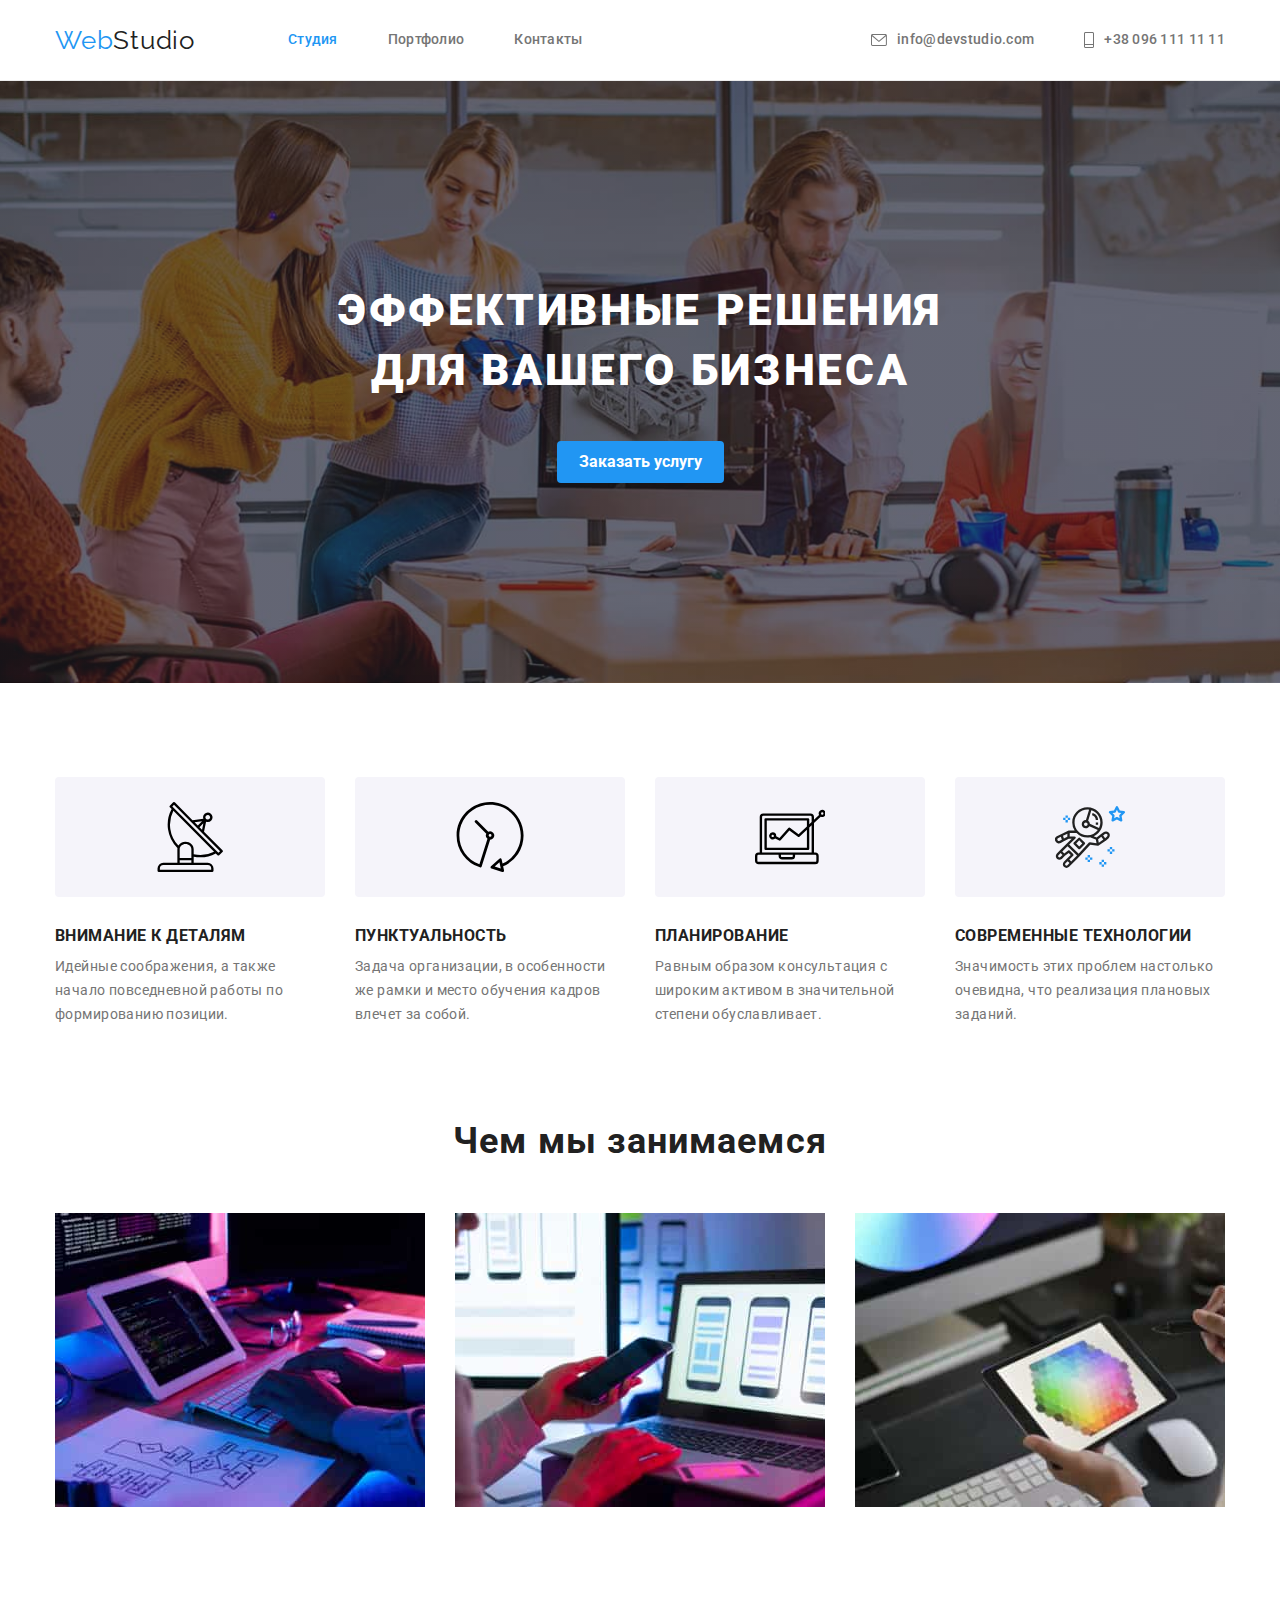
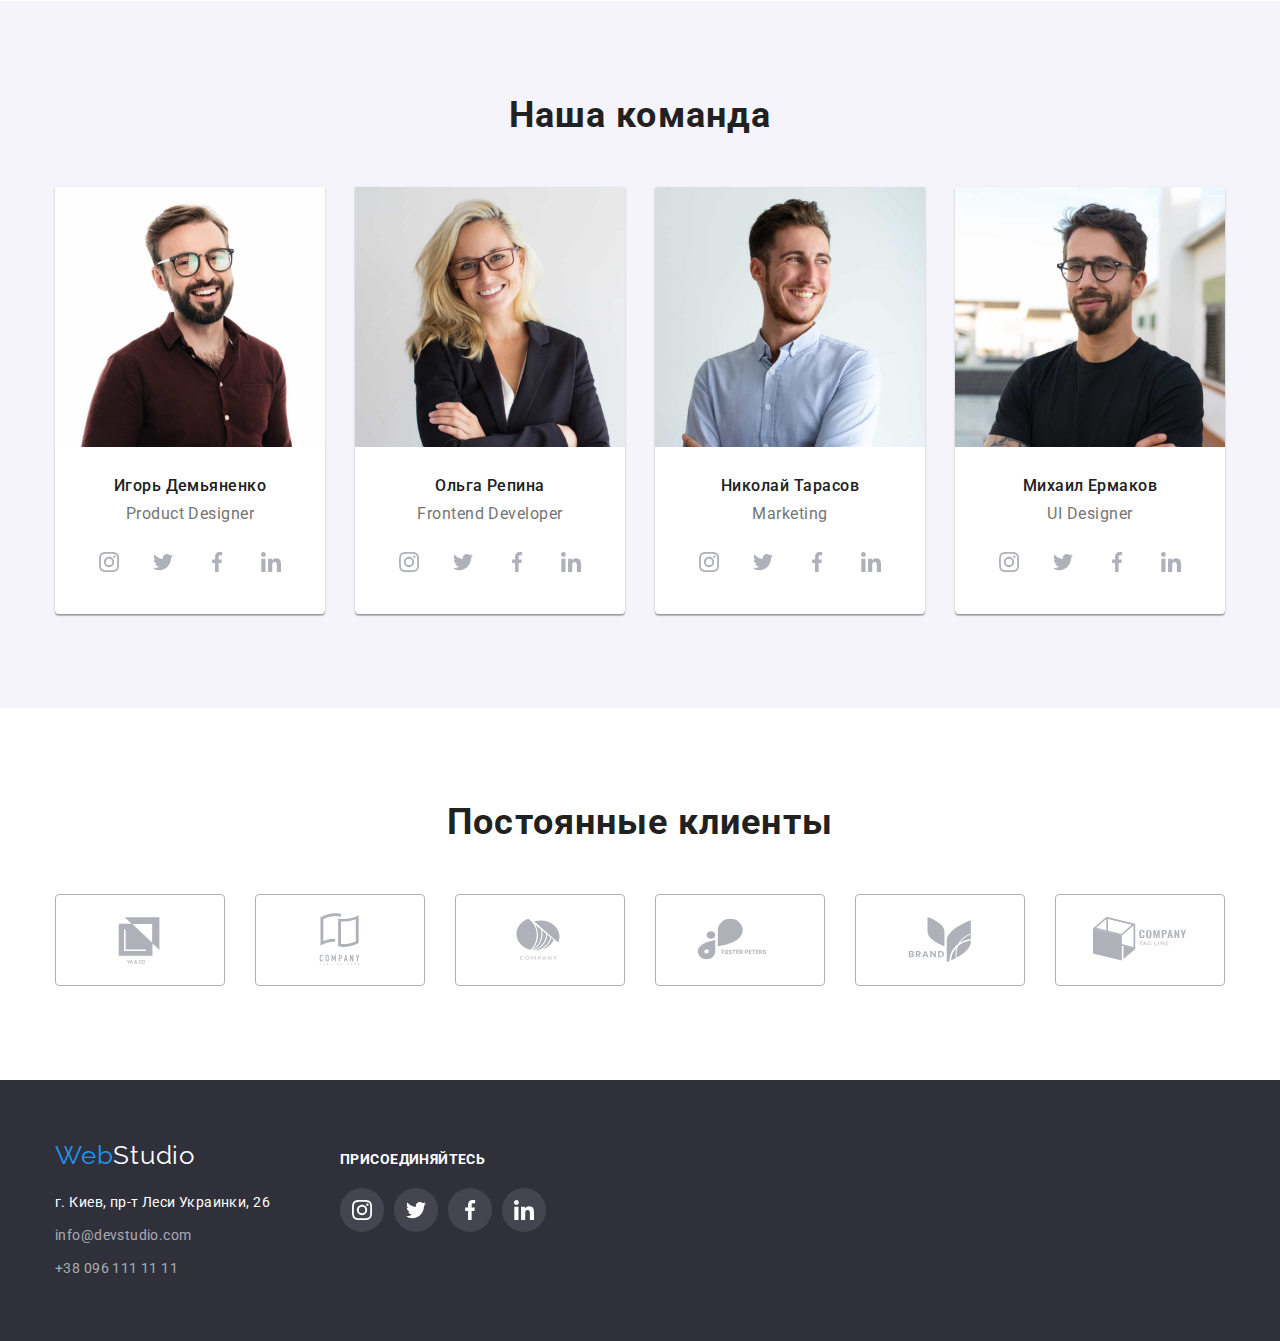
<file: index.html>
<!DOCTYPE html>
<html lang="ru">

<head>
    <meta charset="UTF-8">
    <meta http-equiv="X-UA-Compatible" content="IE=edge">
    <meta name="viewport" content="width=device-width, initial-scale=1.0">
    <title>Студия</title>
    <link rel="preconnect" href="https://fonts.googleapis.com">
    <link rel="preconnect" href="https://fonts.gstatic.com" crossorigin>
    <link
        href="https://fonts.googleapis.com/css2?family=Raleway:wght@700&family=Roboto:wght@400;500;700;900&display=swap"
        rel="stylesheet">
    <link rel="stylesheet" href="./css/modern-normalize.css">
    <link rel="stylesheet" href="./css/styles.css">
</head>

<body>
    <header>
        <div class="container">
            <a href="./index.html" class="logo logo-text-header"><span class="logo-text">Web</span>Studio</a>
            <nav class="navigation">

                <ul class="site-nav">
                    <li class="list"><a href="./index.html" class="link header-link current">Студия</a></li>
                    <li class="list"><a href="./portfolio.html" class="link header-link">Портфолио</a></li>
                    <li class="list"><a href="" class="link header-link">Контакты</a></li>
                </ul>
            </nav>
            <ul class="site-contact">
                <li class="list"><a href="mailto:info@devstudio.com" class="link header-link">
                        <svg class="icon-link" width="16" height="12">
                            <use href="./images/icons.svg#icon-mail"></use>
                        </svg>info@devstudio.com</a>
                </li>
                <li class="list"><a href="tel:+380961111111" class="link header-link"><svg class="icon-link" width="10"
                            height="16">
                            <use href="./images/icons.svg#icon-tel"></use>
                        </svg>+38 096 111 11 11</a></li>
            </ul>
        </div>
    </header>
    <main>

        <section class="section title-section">
            <div class="container">
                <div class="title-container">
                    <h1 class="title-name">Эффективные решения для вашего бизнеса</h1>
                    <button type="button" class="button primary">Заказать услугу</button>
                </div>
            </div>
        </section>

        <section class="section">
            <div class="container">
                <h2 class="visually-hidden">Наши преимущества</h2>
                <ul class="content-list">
                    <li class="list">
                        <div class="icon-feature"><svg class="icon" width="70" height="70">
                                <use href="./images/icons.svg#icon-antenna"></use>
                            </svg></div>
                        <h3 class="content">Внимание к деталям</h3>
                        <p>Идейные соображения, а также начало повседневной работы по формированию
                            позиции.</p>
                    </li>
                    <li class="list">
                        <div class="icon-feature"><svg class="icon" width="70" height="70">
                                <use href="./images/icons.svg#icon-clock"></use>
                            </svg></div>
                        <h3 class="content">Пунктуальность</h3>
                        <p>Задача организации, в особенности же рамки и место обучения кадров
                            влечет за собой.</p>
                    </li>
                    <li class="list">
                        <div class="icon-feature"><svg class="icon" width="70" height="70">
                                <use href="./images/icons.svg#icon-diagram"></use>
                            </svg></div>
                        <h3 class="content">Планирование</h3>
                        <p>Равным образом консультация с широким активом в значительной степени
                            обуславливает.</p>
                    </li>
                    <li class="list">
                        <div class="icon-feature"><svg class="icon" width="70" height="70">
                                <use href="./images/icons.svg#icon-astronaut"></use>
                            </svg></div>
                        <h3 class="content">Современные технологии</h3>
                        <p>Значимость этих проблем настолько очевидна, что реализация плановых
                            заданий.</p>
                    </li>
                </ul>
            </div>
        </section>
        <section class="section">
            <div class="container">
                <h2 class="occupation-item">Чем мы занимаемся</h2>
                <ul class="occupation">
                    <li class="list"><img src="./images/img1.jpg" alt="Разработка и создание макета" width="370"></li>
                    <li class="list"><img src="./images/img2.jpg" alt="Адаптация для разных платформ" width="370"></li>
                    <li class="list"><img src="./images/img3.jpg" alt="Физуальное оформление" width="370"></li>
                </ul>
            </div>
        </section>
        <section class="section">
            <div class="container">
                <h2 class="occupation-item">Наша команда</h2>
                <ul class="team">
                    <li class="list"><img src="./images/photo1.jpg" alt="Фотография Игоря Демьяненко" width="270">
                        <div class="team-block">
                            <h3 class="team-item">Игорь Демьяненко</h3>
                            <p class="team-text">Product Designer</p>

                            <ul class="team-list">

                                <li class="list-social"><a href="" target="_blank" rel="noopener noreferrer"
                                        class="link-button"><svg class="icon-social" width="20" height="20">
                                            <use href="./images/icons.svg#icon-instagram"></use>
                                        </svg></a></li>

                                <li class="list-social"><a href="" target="_blank" rel="noopener noreferrer"
                                        class="link-button"><svg class="icon-social" width="20" height="20">
                                            <use href="./images/icons.svg#icon-twitter"></use>
                                        </svg></a></li>

                                <li class="list-social"><a href="" target="_blank" rel="noopener noreferrer"
                                        class="link-button"><svg class="icon-social" width="20" height="20">
                                            <use href="./images/icons.svg#icon-facebook"></use>
                                        </svg></a></li>

                                <li class="list-social"><a href="" target="_blank" rel="noopener noreferrer"
                                        class="link-button"><svg class="icon-social" width="20" height="20">
                                            <use href="./images/icons.svg#icon-linkedin"></use>
                                        </svg></a></li>
                            </ul>
                        </div>
                    </li>
                    <li class="list"><img src="./images/photo2.jpg" alt="Фотография Ольги Репиной" width="270">
                        <div class="team-block">
                            <h3 class="team-item">Ольга Репина</h3>
                            <p class="team-text">Frontend Developer</p>

                            <ul class="team-list">

                                <li class="list-social"><a href="" target="_blank" rel="noopener noreferrer"
                                        class="link-button"><svg class="icon-social" width="20" height="20">
                                            <use href="./images/icons.svg#icon-instagram"></use>
                                        </svg></a></li>

                                <li class="list-social"><a href="" target="_blank" rel="noopener noreferrer"
                                        class="link-button"><svg class="icon-social" width="20" height="20">
                                            <use href="./images/icons.svg#icon-twitter"></use>
                                        </svg></a></li>

                                <li class="list-social"><a href="" target="_blank" rel="noopener noreferrer"
                                        class="link-button"><svg class="icon-social" width="20" height="20">
                                            <use href="./images/icons.svg#icon-facebook"></use>
                                        </svg></a></li>

                                <li class="list-social"><a href="" target="_blank" rel="noopener noreferrer"
                                        class="link-button"><svg class="icon-social" width="20" height="20">
                                            <use href="./images/icons.svg#icon-linkedin"></use>
                                        </svg></a></li>
                            </ul>
                        </div>
                    </li>
                    <li class="list"><img src="./images/photo3.jpg" alt="Фотография Николая Тарасова" width="270">
                        <div class="team-block">
                            <h3 class="team-item">Николай Тарасов</h3>
                            <p class="team-text">Marketing</p>

                            <ul class="team-list">

                                <li class="list-social"><a href="" target="_blank" rel="noopener noreferrer"
                                        class="link-button"><svg class="icon-social" width="20" height="20">
                                            <use href="./images/icons.svg#icon-instagram"></use>
                                        </svg></a></li>

                                <li class="list-social"><a href="" target="_blank" rel="noopener noreferrer"
                                        class="link-button"><svg class="icon-social" width="20" height="20">
                                            <use href="./images/icons.svg#icon-twitter"></use>
                                        </svg></a></li>

                                <li class="list-social"><a href="" target="_blank" rel="noopener noreferrer"
                                        class="link-button"><svg class="icon-social" width="20" height="20">
                                            <use href="./images/icons.svg#icon-facebook"></use>
                                        </svg></a></li>

                                <li class="list-social"><a href="" target="_blank" rel="noopener noreferrer"
                                        class="link-button"><svg class="icon-social" width="20" height="20">
                                            <use href="./images/icons.svg#icon-linkedin"></use>
                                        </svg></a></li>
                            </ul>
                        </div>
                    </li>
                    <li class="list"><img src="./images/photo4.jpg" alt="Фотография Михаила Ерамакова" width="270">
                        <div class="team-block">
                            <h3 class="team-item">Михаил Ермаков</h3>
                            <p class="team-text">UI Designer</p>

                            <ul class="team-list">

                                <li class="list-social"><a href="" target="_blank" rel="noopener noreferrer"
                                        class="link-button"><svg class="icon-social" width="20" height="20">
                                            <use href="./images/icons.svg#icon-instagram"></use>
                                        </svg></a></li>

                                <li class="list-social"><a href="" target="_blank" rel="noopener noreferrer"
                                        class="link-button"><svg class="icon-social" width="20" height="20">
                                            <use href="./images/icons.svg#icon-twitter"></use>
                                        </svg></a></li>

                                <li class="list-social"><a href="" target="_blank" rel="noopener noreferrer"
                                        class="link-button"><svg class="icon-social" width="20" height="20">
                                            <use href="./images/icons.svg#icon-facebook"></use>
                                        </svg></a></li>

                                <li class="list-social"><a href="" target="_blank" rel="noopener noreferrer"
                                        class="link-button"><svg class="icon-social" width="20" height="20">
                                            <use href="./images/icons.svg#icon-linkedin"></use>
                                        </svg></a></li>
                            </ul>
                        </div>
                    </li>
                </ul>
            </div>
        </section>
        <section class="section">
            <div class="container">
                <h2 class="occupation-item">Постоянные клиенты</h2>
                <ul class="clients-icons">
                    <li class="list list-icons">

                        <a href="" target="_blank" rel="noopener noreferrer" class="link link-block"><svg
                                class="icon-union" width="106" height="60">
                                <use href="./images/icons.svg#icon-union1"></use>
                            </svg></a>


                    </li>
                    <li class="list list-icons">

                        <a href="" target="_blank" rel="noopener noreferrer" class="link link-block"><svg
                                class="icon-union" width="106" height="60">
                                <use href="./images/icons.svg#icon-union2"></use>
                            </svg></a>

                    </li>
                    <li class="list list-icons">

                        <a href="" target="_blank" rel="noopener noreferrer" class="link link-block"><svg
                                class="icon-union" width="106" height="60">
                                <use href="./images/icons.svg#icon-union3"></use>
                            </svg></a>

                    </li>
                    <li class="list list-icons">

                        <a href="" target="_blank" rel="noopener noreferrer" class="link link-block"><svg
                                class="icon-union" width="106" height="60">
                                <use href="./images/icons.svg#icon-union4"></use>
                            </svg></a>

                    </li>
                    <li class="list list-icons">

                        <a href="" target="_blank" rel="noopener noreferrer" class="link link-block"><svg
                                class="icon-union" width="106" height="60">
                                <use href="./images/icons.svg#icon-union5"></use>
                            </svg></a>

                    </li>
                    <li class="list list-icons">

                        <a href="" target="_blank" rel="noopener noreferrer" class="link link-block"><svg
                                class="icon-union" width="106" height="60">
                                <use href="./images/icons.svg#icon-union6"></use>
                            </svg></a>

                    </li>
                </ul>
            </div>
        </section>
    </main>
    <footer class="footer-content">
        <div class="container">
            <div class="footer-block">
                <div class="footer-left">
                    <a href="./index.html" class="logo logo-text-footer"><span class="logo-text">Web</span>Studio</a>
                    <address>
                        <ul class="footer-list">
                            <li class="list"><a href="https://goo.gl/maps/4JhBPTd6AdwU7m8K8" class="footer-item-text"
                                    target="_blank" rel="noopener noreferrer">г. Киев,
                                    пр-т Леси Украинки,
                                    26</a></li>
                            <li class="list">
                                <a href="mailto:info@devstudio.com" class="footer-item">info@devstudio.com</a>
                            </li>
                            <li class="list">
                                <a href="tel:+380961111111" class="footer-item">+38 096 111 11 11</a>
                            </li>
                        </ul>
                    </address>
                </div>
                <div class="footer-center">
                    <p>Присоединяйтесь</p>


                    <ul class="team-list">

                        <li class="list-social"><a href="" target="_blank" rel="noopener noreferrer"
                                class="link-button button-footer-icon"><svg class="icon-footer" width="20" height="20">
                                    <use href="./images/icons.svg#icon-instagram"></use>
                                </svg></a></li>

                        <li class="list-social"><a href="" target="_blank" rel="noopener noreferrer"
                                class="link-button button-footer-icon"><svg class="icon-footer" width="20" height="20">
                                    <use href="./images/icons.svg#icon-twitter"></use>
                                </svg></a></li>

                        <li class="list-social"><a href="" target="_blank" rel="noopener noreferrer"
                                class="link-button button-footer-icon"><svg class="icon-footer" width="20" height="20">
                                    <use href="./images/icons.svg#icon-facebook"></use>
                                </svg></a></li>

                        <li class="list-social"><a href="" target="_blank" rel="noopener noreferrer"
                                class="link-button button-footer-icon"><svg class="icon-footer" width="20" height="20">
                                    <use href="./images/icons.svg#icon-linkedin"></use>
                                </svg></a></li>
                    </ul>

                </div>
            </div>
        </div>

    </footer>
</body>

</html>
</file>
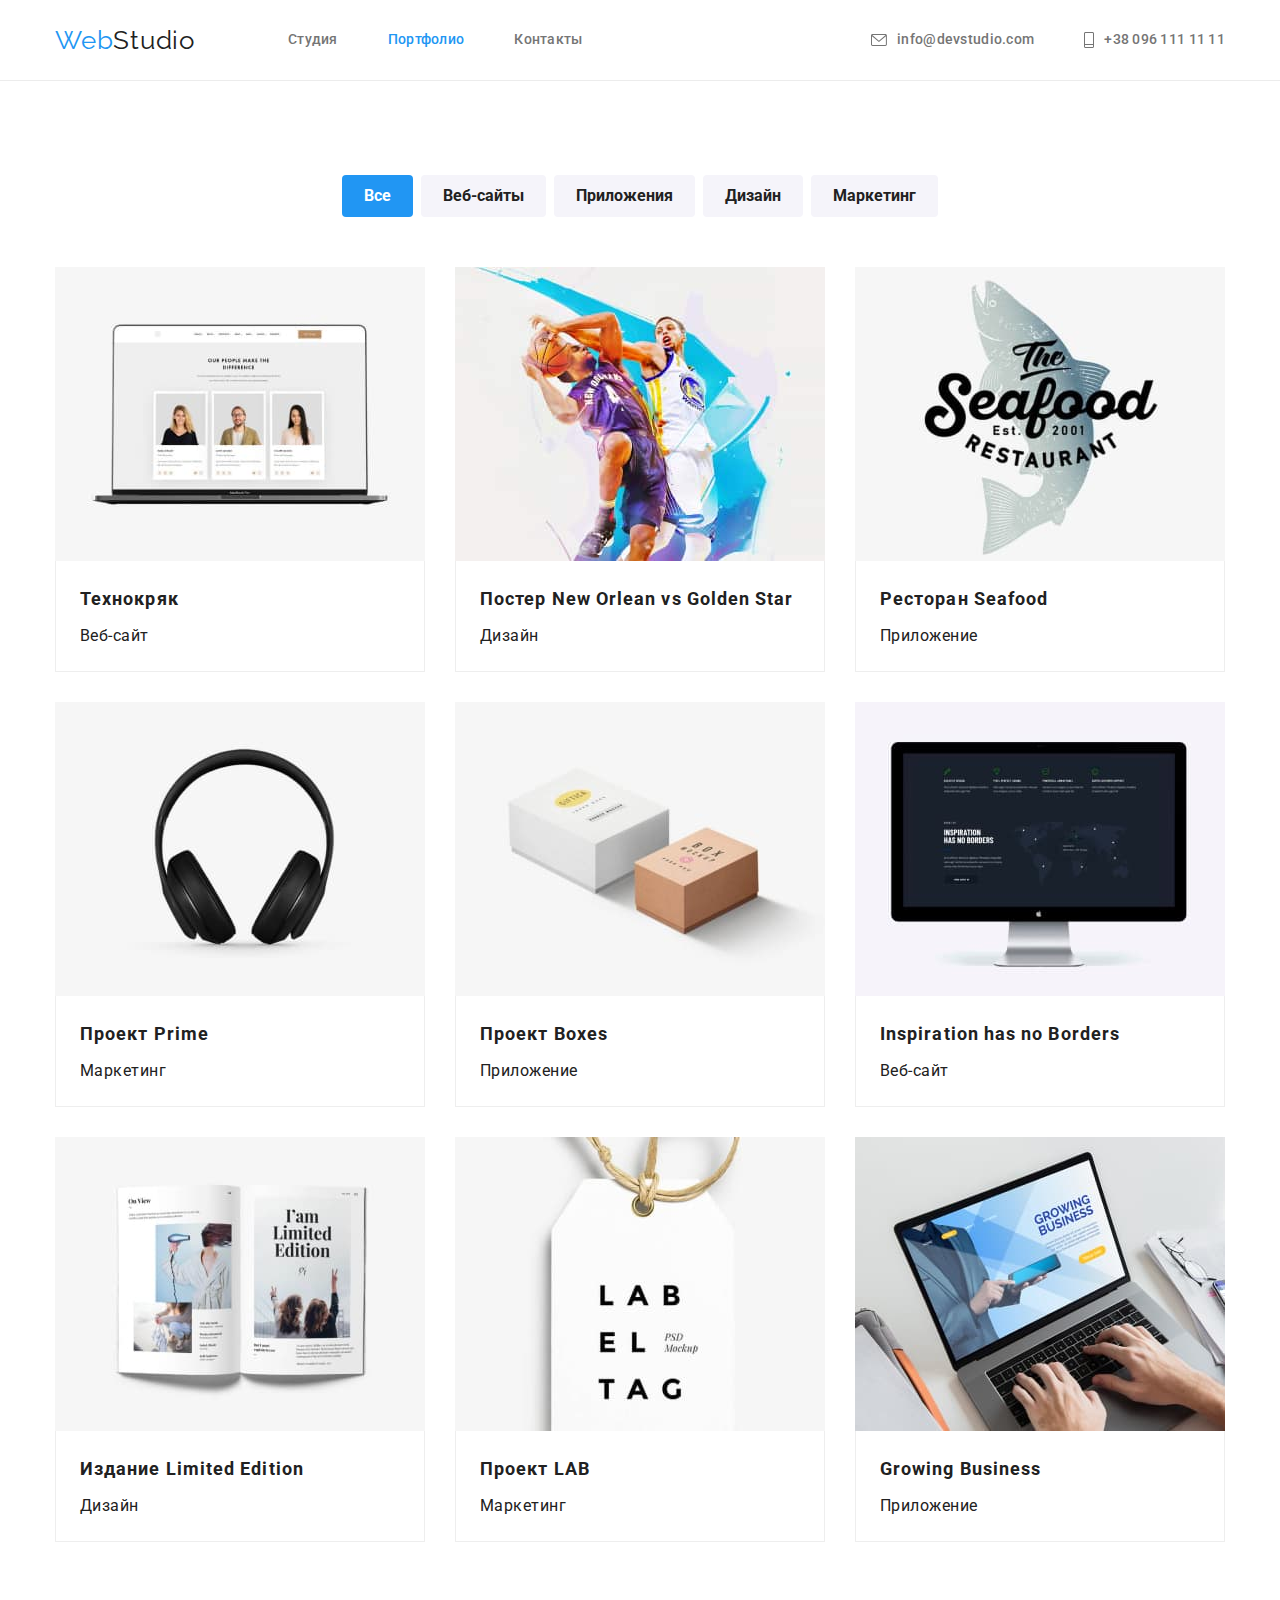
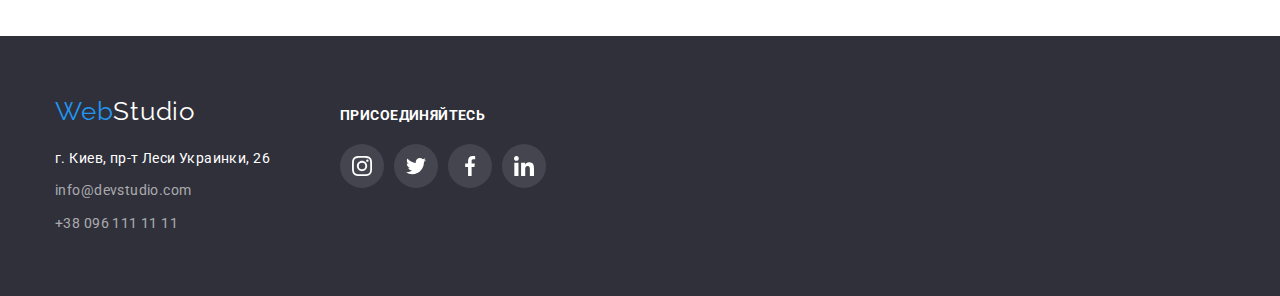
<file: portfolio.html>
<!DOCTYPE html>
<html lang="ru">

<head>
    <meta charset="UTF-8">
    <meta http-equiv="X-UA-Compatible" content="IE=edge">
    <meta name="viewport" content="width=device-width, initial-scale=1.0">
    <title>Портфолио</title>
    <link rel="preconnect" href="https://fonts.googleapis.com">
    <link rel="preconnect" href="https://fonts.gstatic.com" crossorigin>
    <link
        href="https://fonts.googleapis.com/css2?family=Raleway:wght@700&family=Roboto:wght@400;500;700;900&display=swap"
        rel="stylesheet">
    <link rel="stylesheet" href="./css/modern-normalize.css">
    <link rel="stylesheet" href="./css/styles.css">
</head>

<body>
    <header>
        <div class="container">
            <a href="./index.html" class="logo logo-text-header"><span class="logo-text">Web</span>Studio</a>
            <nav class="navigation">

                <ul class="site-nav">
                    <li class="list"><a href="./index.html" class="link header-link">Студия</a></li>
                    <li class="list"><a href="./portfolio.html" class="link header-link current">Портфолио</a></li>
                    <li class="list"><a href="" class="link header-link">Контакты</a></li>
                </ul>
            </nav>
            <ul class="site-contact">
                <li class="list"><a href="mailto:info@devstudio.com" class="link header-link">
                        <svg class="icon-link" width="16" height="12">
                            <use href="./images/icons.svg#icon-mail"></use>
                        </svg>info@devstudio.com</a>
                </li>
                <li class="list"><a href="tel:+380961111111" class="link header-link"><svg class="icon-link" width="10" height="16">
                            <use href="./images/icons.svg#icon-tel"></use>
                        </svg>+38 096 111 11 11</a></li>
            </ul>
        </div>
    </header>
    <main>
        <section class="section portfolio">
            <div class="container">
                <h1 class="visually-hidden">Портфолио</h1>
                <ul class="portfolio-nav">
                    <li class="list">
                        <button type="button" class="button primary">Все</button>
                    </li>
                    <li class="list">
                        <button type="button" class="button secondary">Веб-сайты</button>
                    </li>
                    <li class="list">
                        <button type="button" class="button secondary">Приложения</button>
                    </li>
                    <li class="list">
                        <button type="button" class="button secondary">Дизайн</button>
                    </li>
                    <li class="list">
                        <button type="button" class="button secondary">Маркетинг</button>
                    </li>
                </ul>

                <ul class="gallery">
                    <li class="list portfolio-block">
                        <a href="./index.html" class="link link-card"><img src="./images/imgportfolio1.jpg" alt="Проект Технокряк" width="370">
                        <div class="gallery-block">
                            <h3 class="gallery-item">Технокряк</h3>
                            <p class="gallery-text">Веб-сайт</p>
                        </div></a>
                        
                    </li>
                    <li class="list portfolio-block">
                        <a href="./index.html" class="link link-card"><img src="./images/imgportfolio2.jpg" alt="Проект Постер New Orlean vs Golden Star" width="370">
                        <div class="gallery-block">
                            <h3 class="gallery-item">Постер New Orlean vs Golden Star</h3>
                            <p class="gallery-text">Дизайн</p>
                        </div></a>
                        
                    </li>
                    <li class="list portfolio-block">
                        <a href="./index.html" class="link link-card"><img src="./images/imgportfolio3.jpg" alt="Проект Ресторан Seafood" width="370">
                        <div class="gallery-block">
                            <h3 class="gallery-item">Ресторан Seafood</h3>
                            <p class="gallery-text">Приложение</p>
                        </div></a>
                        
                    </li>
                    <li class="list portfolio-block">
                        <a href="./index.html" class="link link-card"><img src="./images/imgportfolio4.jpg" alt="Проект Prime" width="370">
                        <div class="gallery-block">
                            <h3 class="gallery-item">Проект Prime</h3>
                            <p class="gallery-text">Маркетинг</p>
                        </div></a>
                       
                    </li>
                    <li class="list portfolio-block">
                        <a href="./index.html" class="link link-card"><img src="./images/imgportfolio5.jpg" alt="Проект Boxes" width="370">
                        <div class="gallery-block">
                            <h3 class="gallery-item">Проект Boxes</h3>
                            <p class="gallery-text">Приложение</p>
                        </div></a>
                        
                    </li>
                    <li class="list portfolio-block">
                        <a href="./index.html" class="link link link-card"><img src="./images/imgportfolio6.jpg" alt="Проект Inspiration has no Borders" width="370">
                        <div class="gallery-block">
                            <h3 class="gallery-item">Inspiration has no Borders</h3>
                            <p class="gallery-text">Веб-сайт</p>
                        </div></a>
                        
                    </li>
                    <li class="list portfolio-block">
                        <a href="./index.html" class="link link-card"><img src="./images/imgportfolio7.jpg"
                            alt="Проект Издание Limited Edition" width="370">
                        <div class="gallery-block">
                            <h3 class="gallery-item">Издание Limited Edition</h3>
                            <p class="gallery-text">Дизайн</p>
                        </div></a>
                        
                    </li>
                    <li class="list portfolio-block">
                        <a href="./index.html" class="link link-card"><img src="./images/imgportfolio8.jpg" alt="Проект LAB" width="370">
                        <div class="gallery-block">
                            <h3 class="gallery-item">Проект LAB</h3>
                            <p class="gallery-text">Маркетинг</p>
                        </div></a>
                        
                    </li>
                    <li class="list portfolio-block">
                        <a href="./index.html" class="link link-card"><img src="./images/imgportfolio9.jpg" alt="Проект Growing Business"
                            width="370">
                        <div class="gallery-block">
                            <h3 class="gallery-item">Growing Business</h3>
                            <p class="gallery-text">Приложение</p>
                        </div></a>
                       
                    </li>
                </ul>
            </div>

        </section>

    </main>

    <footer class="footer-content">
        <div class="container">
            <div class="footer-block">
                <div class="footer-left">
                    <a href="./index.html" class="logo logo-text-footer"><span class="logo-text">Web</span>Studio</a>
                    <address>
                        <ul class="footer-list">
                            <li class="list"><a href="https://goo.gl/maps/4JhBPTd6AdwU7m8K8" class="footer-item-text"
                                    target="_blank" rel="noopener noreferrer">г. Киев,
                                    пр-т Леси Украинки,
                                    26</a></li>
                            <li class="list">
                                <a href="mailto:info@devstudio.com" class="footer-item">info@devstudio.com</a>
                            </li>
                            <li class="list">
                                <a href="tel:+380961111111" class="footer-item">+38 096 111 11 11</a>
                            </li>
                        </ul>
                    </address>
                </div>
                <div class="footer-center">
                    <p>Присоединяйтесь</p>


                    <ul class="team-list">

                        <li class="list-social"><a href="" target="_blank" rel="noopener noreferrer"
                                class="link-button button-footer-icon"><svg class="icon-footer" width="20" height="20">
                                    <use href="./images/icons.svg#icon-instagram"></use>
                                </svg></a></li>

                        <li class="list-social"><a href="" target="_blank" rel="noopener noreferrer"
                                class="link-button button-footer-icon"><svg class="icon-footer" width="20" height="20">
                                    <use href="./images/icons.svg#icon-twitter"></use>
                                </svg></a></li>

                        <li class="list-social"><a href="" target="_blank" rel="noopener noreferrer"
                                class="link-button button-footer-icon"><svg class="icon-footer" width="20" height="20">
                                    <use href="./images/icons.svg#icon-facebook"></use>
                                </svg></a></li>

                        <li class="list-social"><a href="" target="_blank" rel="noopener noreferrer"
                                class="link-button button-footer-icon"><svg class="icon-footer" width="20" height="20">
                                    <use href="./images/icons.svg#icon-linkedin"></use>
                                </svg></a></li>
                    </ul>

                </div>
            </div>
        </div>

    </footer>

</body>

</html>
</file>
<file: css/styles.css>
:root {
  --accent-color: #2196f3; /* цвет выделения */
  --primary-text-color: #212121; /* цвет заголовков */
  --secondary-text-color: #757575; /* цвет остального текста */
  --primary-white-color: #ffffff; /* цвет фона белый */
  --primary-dark-color: #2f303a; /* цвет фона черный */
  --third-white-color: rgba(
    255,
    255,
    255,
    0.6
  ); /* цвет текста с прозрачностью */
  --accent-color-button: #2196f3; /* цвет кнопки */
  --primary-hover-button: #188ce8; /* ховер кнопки */
  --primary-nonactive-button: #f5f4fa; /* неактивная кнопка */
  --shadow-button: 0px 3px 1px rgba(0, 0, 0, 0.1),
    0px 1px 2px rgba(0, 0, 0, 0.08), 0px 2px 2px rgba(0, 0, 0, 0.12); /* тень кнопки */
  --color-border-header: #ececec;
  --grey-background-color: #f5f4fa;
  --border-card: 1px solid #eeeeee;
  --border-clients: 1px solid #afb1b8;
  --border-clients-active: 1px solid #2196f3;
  --box-team-shadow: 0px 1px 3px rgba(0, 0, 0, 0.12),
    0px 1px 1px rgba(0, 0, 0, 0.14), 0px 2px 1px rgba(0, 0, 0, 0.2);
  --image-background: rgba(47, 48, 58, 0.4), rgba(47, 48, 58, 0.4);
  --color-not-img: #c4c4c4;
  --icon-not-active: #afb1b8;
  --icon-footer: rgba(255, 255, 255, 0.1);
  --portfolio-shadow: 0px 1px 1px rgba(0, 0, 0, 0.12),
    0px 4px 4px rgba(0, 0, 0, 0.06), 1px 4px 6px rgba(0, 0, 0, 0.16);
}
h1,
h2,
h3,
p {
  margin: 0;
}
ul {
  margin: 0;
  padding-left: 0;
}
img {
  display: block;
  max-width: 100%;
  height: auto;
}
body {
  background-color: var(--primary-white-color);
  color: var(--secondary-text-color);
  font-family: Roboto, sans-serif;
  font-weight: 400;
  font-size: 14px;
  line-height: 1.71;
  letter-spacing: 0.03em;
}
address {
  font-style: normal;
}
.container {
  width: 1200px;
  padding-left: 15px;
  padding-right: 15px;
  margin-left: auto;
  margin-right: auto;
}
header {
  border-bottom: 1px solid var(--color-border-header);
}
header .container {
  display: flex;
  align-items: center;
}
.section {
  padding-top: 94px;
  padding-bottom: 94px;
}
.section.title-section {
  max-width: 1600px;
  margin-left: auto;
  margin-right: auto;
  text-align: center;

  background-image: linear-gradient(var(--image-background)),
    url(../images/bg.jpg);

  background-repeat: no-repeat;
  background-color: var(--color-not-img);
  background-position: center;
  background-size: cover;
  padding-top: 200px;
  padding-bottom: 200px;
}

.section:nth-child(2) {
  padding-bottom: 0;
}
.section:nth-child(4) {
  background-color: var(--grey-background-color);
}
.logo {
  font-family: 'Raleway', sans-serif;
  font-size: 26px;
  line-height: 1.19;
  letter-spacing: 0.03em;
  text-decoration: none;
}
.logo-text {
  color: var(--accent-color);
}
.logo-text-header {
  color: var(--primary-text-color);
}
.logo-text-footer {
  display: inline-block;
  margin-bottom: 20px;
  color: var(--primary-white-color);
}
.link {
  color: var(--primary-text-color);
  text-decoration: none;
}
.header-link {
  display: block;
  color: var(--secondary-text-color);
  padding-top: 32px;
  padding-bottom: 32px;
}
.list {
  list-style: none;
}
.navigation {
  margin-left: 93px;
}
.site-nav,
.site-contact {
  display: flex;
  font-weight: 500;
  line-height: 1.14;
  letter-spacing: 0.02em;
}
.site-contact {
  margin-left: auto;
}
.site-contact .list,
.site-nav .list {
  margin-right: 50px;
}
.site-contact .list:last-child,
.site-nav .list:last-child {
  margin-right: 0;
}

.site-contact .link {
  display: flex;
  align-items: center;
  color: var(--secondary-text-color);
}

.site-contact .link:hover,
.site-contact .link:focus,
.site-nav .link:hover,
.site-nav .link:focus {
  color: var(--accent-color);
}

a:hover .icon-link,
a:focus .icon-link {
  fill: var(--accent-color);
}

.site-nav .link.current {
  color: var(--accent-color);
}
.icon-link {
  display: flex;
  margin-right: 10px;
  fill: var(--secondary-text-color);
}

.team-list {
  display: flex;
  align-items: center;
  justify-content: center;
}

.list-social {
  list-style: none;
  margin-right: 10px;
  
}
.list-social:last-child {
  margin-right: 0;
}

.link-button {
  display: flex;
  align-items: center;
  justify-content: center;
  width: 44px;
  height: 44px;
}

.icon-social {
  fill: var(--icon-not-active);
}
a:hover .icon-social,
a:focus .icon-social {
  fill: var(--primary-white-color);
}

.link-button:hover,
.link-button:focus {
  fill: var(--icon-not-active);
  background-color: var(--accent-color);
  border-radius: 100%;
}
.title-name {
  color: var(--primary-white-color);
  text-transform: uppercase;
  font-family: inherit;
  font-weight: 900;
  font-size: 44px;
  line-height: 1.36;
  letter-spacing: 0.06em;
  text-align: center;
  margin-bottom: 40px;
}
.title-container {
  width: 696px;
  margin-left: auto;
  margin-right: auto;
}
.visually-hidden {
  position: absolute;
  white-space: nowrap;
  width: 1px;
  height: 1px;
  overflow: hidden;
  border: 0;
  padding: 0;
  clip: rect(0 0 0 0);
  clip-path: inset(50%);
  margin: -1px;
}
.button {
  border-radius: 4px;
  cursor: pointer;
  border: 0;
  font-family: inherit;
  font-weight: 700;
  font-size: 16px;
  line-height: 1.87;
  padding: 6px 22px;
}
.button.primary {
  color: var(--primary-white-color);
  background-color: var(--accent-color-button);
}
.button.secondary {
  color: var(--primary-text-color);
  background-color: var(--primary-nonactive-button);
}
.button:hover,
.button:focus {
  color: var(--primary-white-color);
  background-color: var(--primary-hover-button);
  box-shadow: var(--shadow-button);
}
.occupation-item {
  color: var(--primary-text-color);
  font-family: inherit;
  font-size: 36px;
  line-height: 1.16;
  text-align: center;
  letter-spacing: 0.03em;
  margin-bottom: 50px;
}
.content {
  color: var(--primary-text-color);
  font-family: inherit;
  font-weight: 700;
  line-height: 1.14;
  text-transform: uppercase;
  letter-spacing: 0.03em;
  margin-bottom: 10px;
}
.content-list {
  display: flex;
  flex-wrap: wrap;
  margin-left: -30px;
  margin-bottom: -30px;
}
.content-list .list {
  flex-basis: calc(100% / 4 - 30px);
  margin-left: 30px;
  margin-bottom: 30px;
}

.icon-feature {
  display: flex;
  align-items: center;
  justify-content: center;
  background-color: var(--grey-background-color);
  border-radius: 4px;
  padding-top: 25px;
  padding-bottom: 25px;
  margin-bottom: 30px;
}


.occupation {
  display: flex;
  flex-wrap: wrap;
  margin-left: -30px;
  margin-bottom: -30px;
}
.occupation .list {
  flex-basis: calc(100% / 3 - 30px);
  margin-left: 30px;
  margin-bottom: 30px;
}
.team {
  display: flex;
  flex-wrap: wrap;
  margin-left: -30px;
  margin-bottom: -30px;
  text-align: center;
}
.team-block {
  padding-top: 30px;
  padding-bottom: 30px;
}
.team .list {
  flex-basis: calc(100% / 4 - 30px);
  margin-left: 30px;
  margin-bottom: 30px;
  background-color: var(--primary-white-color);
  box-shadow: var(--box-team-shadow);
  border-radius: 0px 0px 4px 4px;
}
.team-item {
  color: var(--primary-text-color);
  font-family: inherit;
  font-size: 16px;
  font-weight: 500;
  line-height: 1.18;
  letter-spacing: 0.03em;
  margin-bottom: 10px;
}
.team-text {
  font-size: 16px;
  line-height: 1.18;
  letter-spacing: 0.03em;
  margin-bottom: 16px;
}
.section.portfolio {
  padding-top: 94px;
  padding-bottom: 94px;
}
.portfolio-nav {
  display: flex;
  justify-content: center;
  text-align: center;
  margin-bottom: 50px;
}
.portfolio-nav .list {
  margin-right: 8px;
}
.portfolio-nav .list:last-child {
  margin-right: 0;
}
.gallery {
  display: flex;
  flex-wrap: wrap;
  margin-left: -30px;
  margin-bottom: -30px;
}
.gallery .list {
  flex-basis: calc(100% / 3 - 30px);
  margin-left: 30px;
  margin-bottom: 30px;
}

.gallery-block {
  padding: 20px 24px 20px 24px;
  border-left: var(--border-card);
  border-right: var(--border-card);
  border-bottom: var(--border-card);
}
.gallery-item {
  color: var(--primary-text-color);
  font-family: inherit;
  font-style: normal;
  font-weight: 700;
  font-size: 18px;
  line-height: 2;
  letter-spacing: 0.06em;
  margin-bottom: 4px;
}
.gallery-text {
  font-size: 16px;
  line-height: 1.87;
  letter-spacing: 0.03em;
}
.link-card {
  display: block;
}

.link-card:hover,
.link-card:focus {
   box-shadow: var(--portfolio-shadow);
}

.footer-content {
  background-color: var(--primary-dark-color);
  padding-top: 60px;
  padding-bottom: 60px;
}
.footer-list .list {
  margin-bottom: 9px;
}
.footer-list .list:last-child {
  margin-bottom: 0;
}
.footer-item,
.footer-item-text {
  color: var(--third-white-color);
  text-decoration: none;
}
.footer-item-text {
  color: var(--primary-white-color);
}
.footer-item:hover,
.footer-item:focus,
.footer-item-text:hover,
.footer-item-text:focus {
  color: var(--accent-color);
}

.clients-icons {
  display: flex;
  flex-wrap: wrap;
  margin-left: -30px;
  margin-bottom: -30px;
}

.list-icons {
  flex-basis: calc(100% / 6 - 30px);
  margin-left: 30px;
  margin-bottom: 30px;
}
.icon-union {
  fill: var(--icon-not-active);
}

.link-block {
  display: flex;
  justify-content: center;
  align-items: center;

  width: 170px;
  height: 92px;

  border: var(--border-clients);
  
  border-radius: 4px;
}

.link-block:hover .icon-union,
.link-block:focus .icon-union {
  fill: var(--accent-color);
}
.link-block:hover,
.link-block:focus {
  border: var(--border-clients-active);
  fill: var(--accent-color);
}

.footer-block {
  display: flex;
  align-items: baseline;
}

.footer-left {
  display: inline-block;

  margin-right: 70px;
}
.footer-center {
  display: inline-block;
  
}
.footer-center p {
  font-weight: bold;
  font-size: 14px;
  line-height: 1.14;
  letter-spacing: 0.03em;
  text-transform: uppercase;
  color: var(--primary-white-color);
  margin-bottom: 20px;
}

.icon-footer {
  fill: var(--primary-white-color);
}

.button-footer-icon {
  background-color: var(--icon-footer);
  border-radius: 100%;
}
a:hover .icon-footer,
a:focus .icon-footer {
  fill: var(--primary-white-color);
}

.link-button:hover,
.link-button:focus {
  fill: var(--icon-not-active);
  background-color: var(--accent-color);
  border-radius: 100%;
}
</file>
